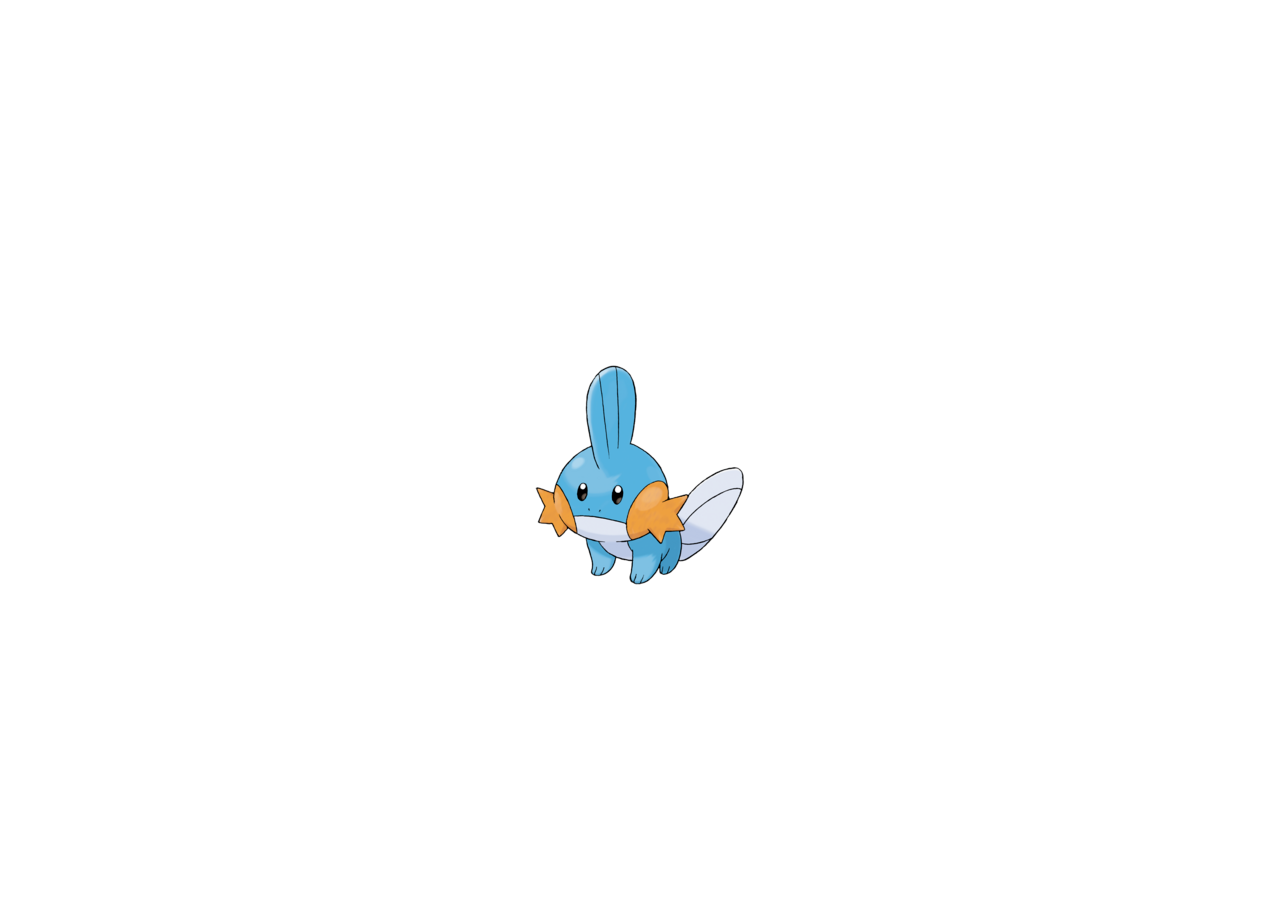
<file: a/index.htm>
<html>

<head>
<meta http-equiv="Content-Language" content="en-us">
<meta http-equiv="Content-Type" content="text/html; charset=windows-1252">
<title>New Page 1</title>
<bgsound src="DialingWebtv.mid" loop="0">
</head>

<body>

<p align="center">&nbsp;</p>
<p align="center">&nbsp;</p>
<p align="center">&nbsp;</p>
<p align="center">&nbsp;</p>
<p align="center">&nbsp;</p>
<p align="center">&nbsp;</p>
<p align="center">&nbsp;</p>
<p align="center">&nbsp;</p>
<p align="center">&nbsp;</p>
<p align="center">&nbsp;</p>
<p align="center">
<img border="0" src="0258Mudkip.png" align="middle" width="250" height="250"></p>

</body>

</html>
</file>
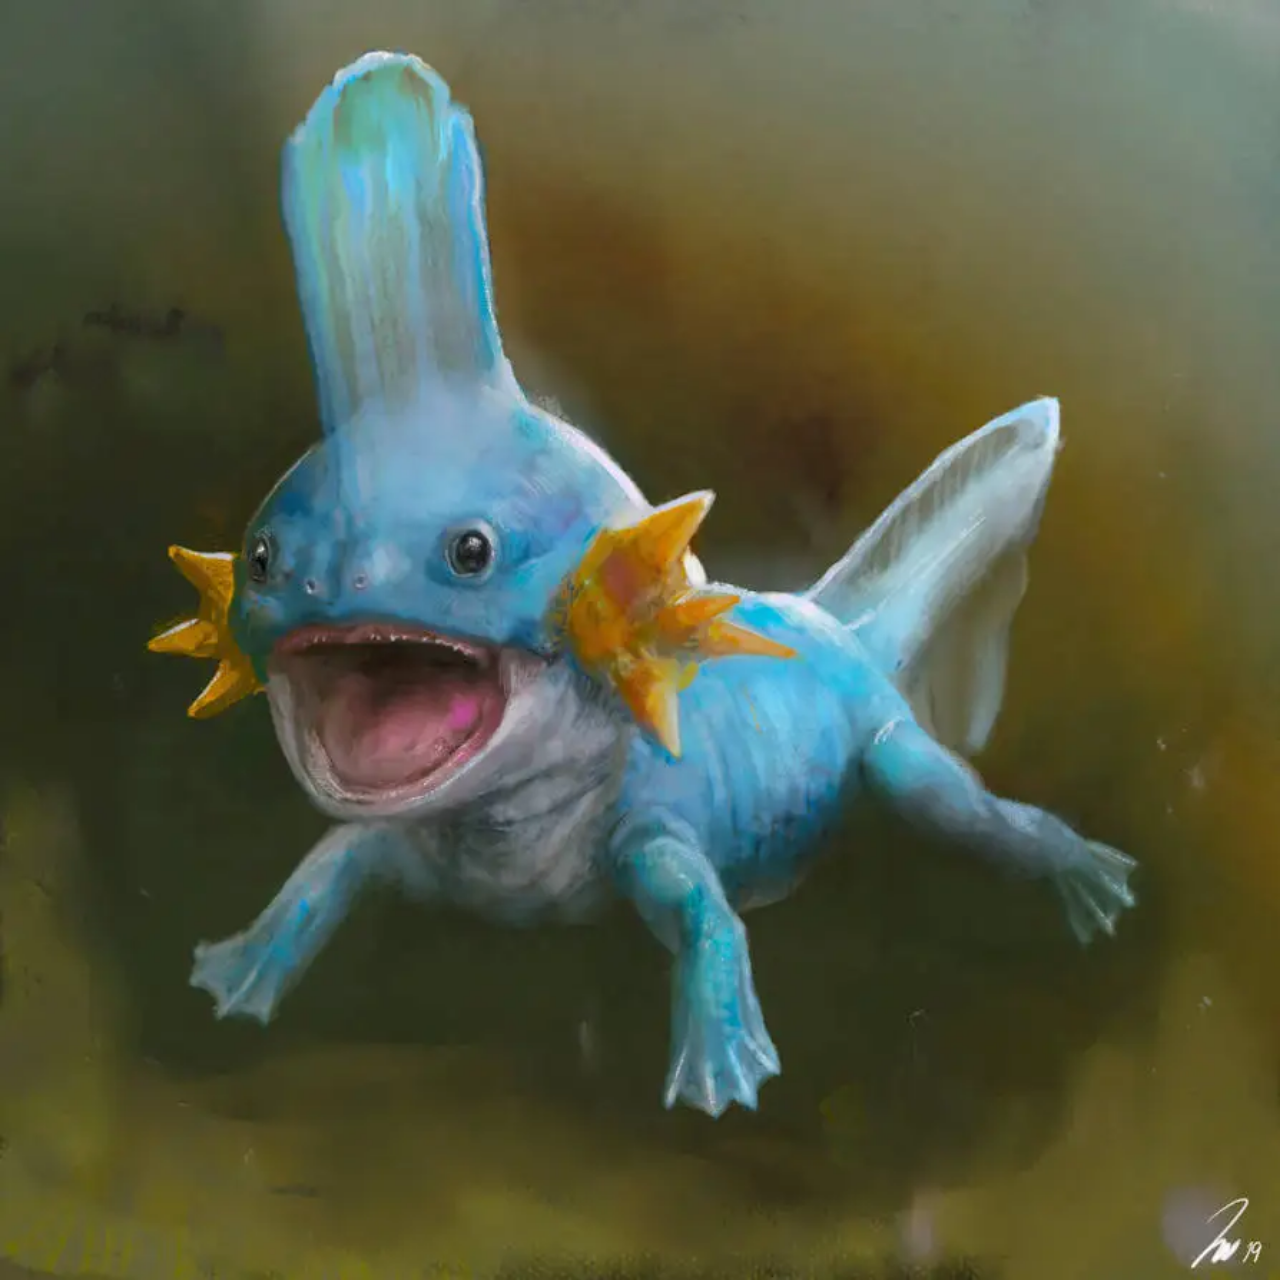
<file: evil/index.html>
<!DOCTYPE HTML>
<html>
<head> 
<style>
img {
  width: 100%;
  position: absolute;
  top: 0;
  left: 0;
}
</style>
<audio autoplay src="[data-uri]">
  The “audio” tag is not supported by your browser.
</audio>
</head>
<div>
<img alt=""
src="[data-uri]" />
</div>

</html>
</file>
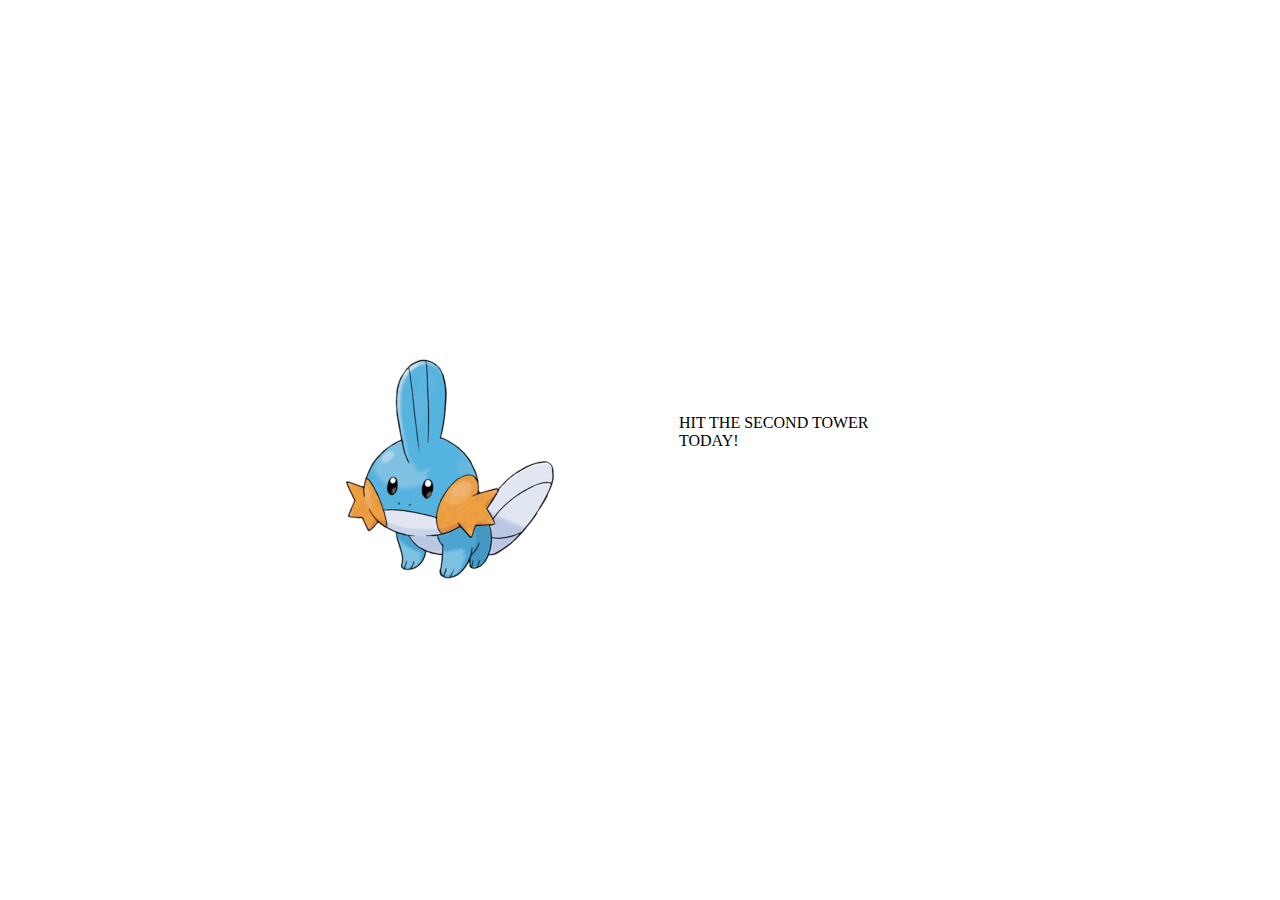
<file: P/index.htm>
<html>

<head>
<meta http-equiv="Content-Language" content="en-us">
<meta http-equiv="Content-Type" content="text/html; charset=windows-1252">
<title>New Page 1</title>
<bgsound src="DialingWebtv.mid" loop="0">
<script language="JavaScript" fptype="dynamicanimation">
<!--
function dynAnimation() {}
function clickSwapImg() {}
//-->
</script>
<script language="JavaScript1.2" fptype="dynamicanimation" src="animate.js">
</script>
<style fprolloverstyle>A:hover {font-family: NSimSun; font-weight: bold}
</style>
</head>

<body onload="dynAnimation()" language="Javascript1.2">

<p align="center">&nbsp;</p>
<p align="center">&nbsp;</p>
<p align="center">&nbsp;</p>
<p align="center">&nbsp;</p>
<p align="center">&nbsp;</p>
<p align="center">&nbsp;</p>
<p align="center">&nbsp;</p>
<p align="center">&nbsp;</p>
<p align="center">&nbsp;</p>
<div style="position: absolute; width: 250px; height: 251px; z-index: 1; left: 325px; top: 326px" id="layer1">
	<p dynamicanimation="fpAnimflyRightFP1" id="fpAnimflyRightFP1" style="position: relative !important; visibility: hidden" language="Javascript1.2">
	<img border="0" src="0258Mudkip.png" width="250" height="250" align="middle"></p>
</div>
<p align="center">&nbsp;</p>
<p align="center">&nbsp;</p>
<div style="position: absolute; width: 227px; height: 100px; z-index: 2; left: 679px; top: 398px" id="layer2">
	<p dynamicanimation="fpAnimdropWordFP1" id="fpAnimdropWordFP1" style="position: relative !important; visibility: hidden" language="Javascript1.2">
	HIT THE SECOND TOWER<br>
	TODAY!<br>
&nbsp;</p>
</div>
<p align="center" dynamicanimation="fpAnimelasticRightFP1" id="fpAnimelasticRightFP1" style="position: relative !important; visibility: hidden" language="Javascript1.2">&nbsp;</p>

</body>

</html>
</file>
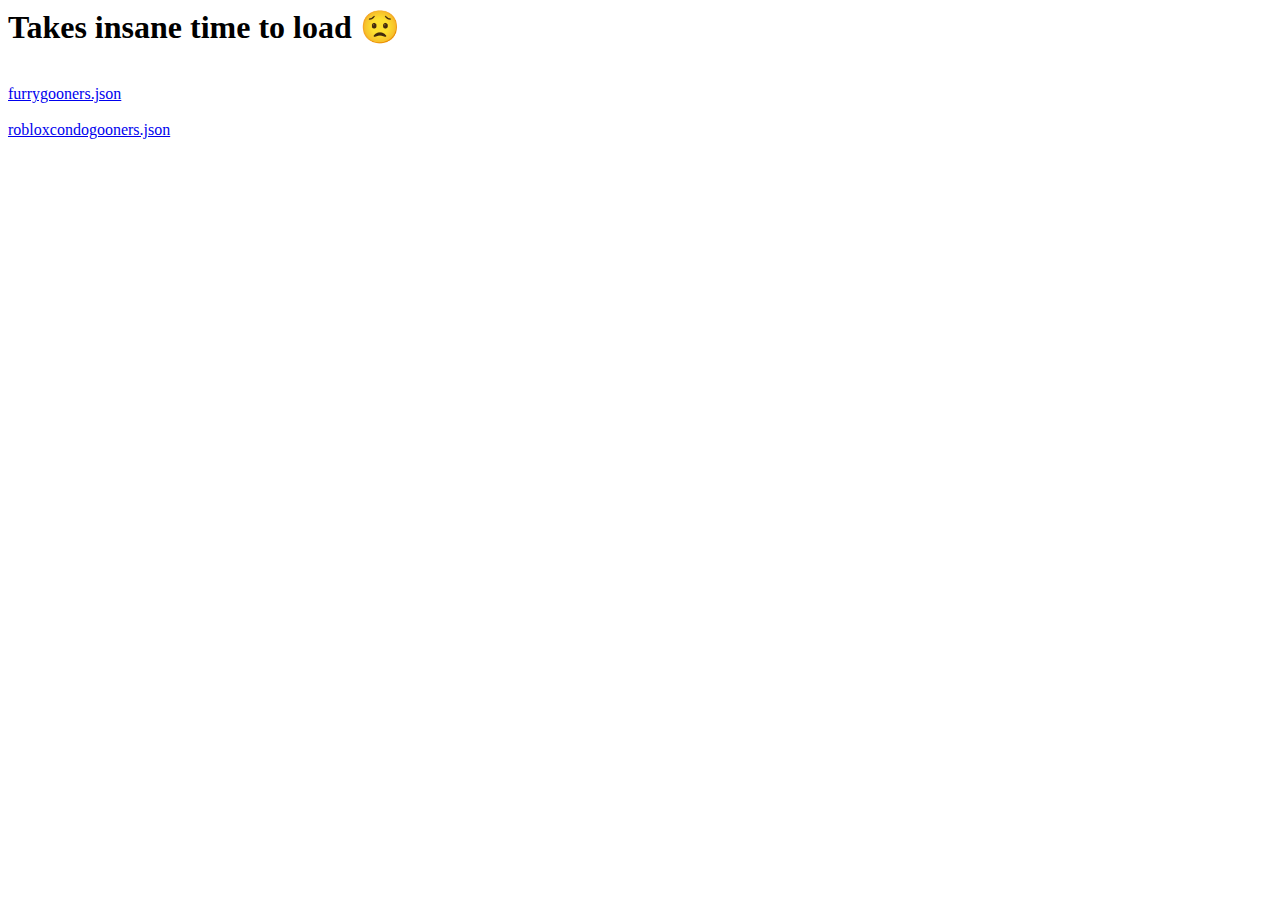
<file: rocleaner-database/index.html>
<DOCTYPE! HTML>
<html>
<head>
<title>do they wobble to the flow</title>
</head>
<body>
<h1>Takes insane time to load 😟</h1>
<br>
<a href="/furrygooners.json">furrygooners.json</a>
<br>
<br>
<a href="https://us-east-1.tixte.net/uploads/penis.6a.fyi/robloxcondogooners.json">robloxcondogooners.json</a>
</body>
</html>
</file>
